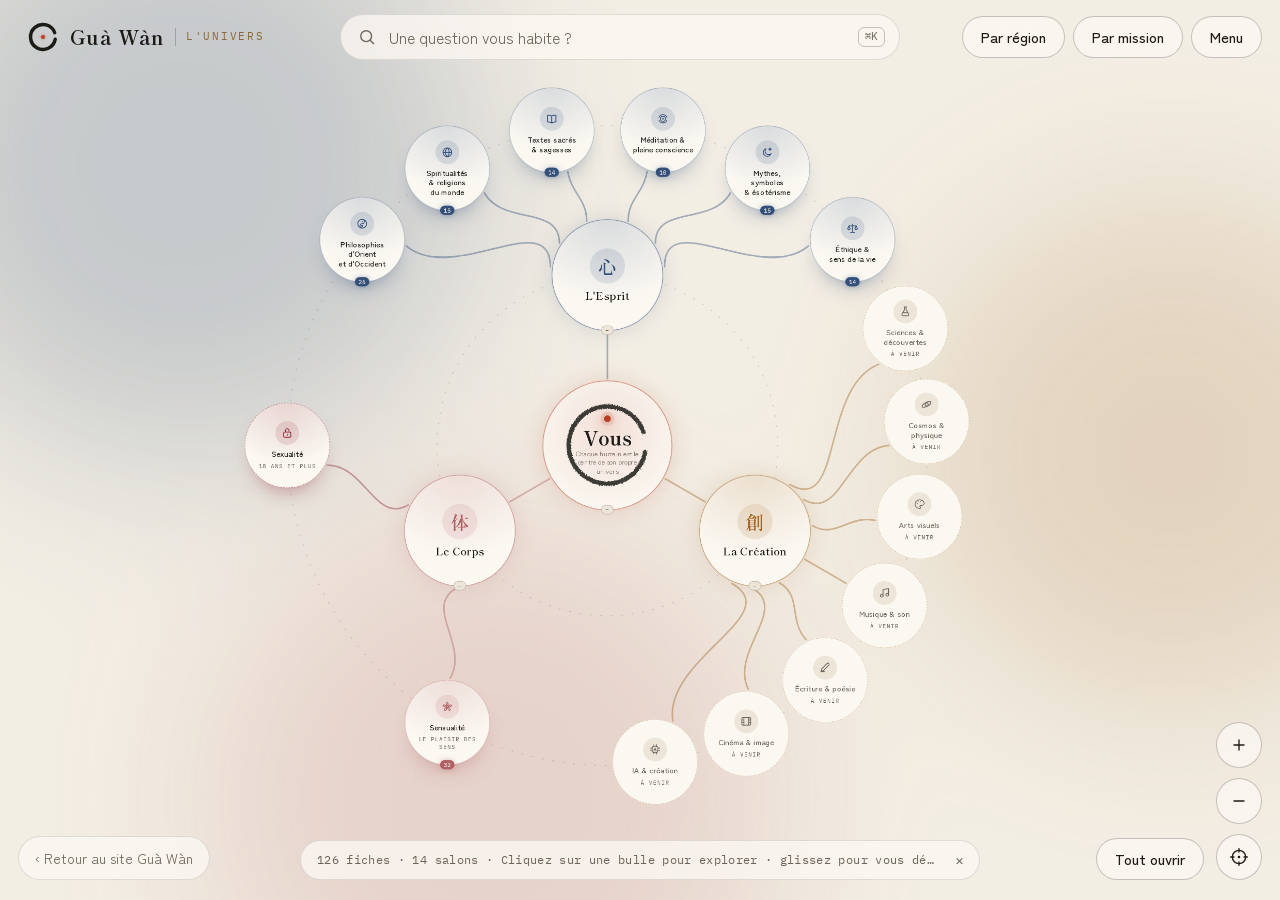
<file: maquette/univers/index.html>
<!doctype html>
<html lang="fr">
<head>
<meta charset="utf-8">
<meta name="viewport" content="width=device-width, initial-scale=1, viewport-fit=cover">
<title>L'Univers · Guà Wàn</title>
<meta name="description" content="Explorez les fiches de Guà Wàn : L'Esprit, La Création et Le Corps, autour de vous.">
<link rel="preconnect" href="https://fonts.googleapis.com">
<link rel="preconnect" href="https://fonts.gstatic.com" crossorigin>
<link rel="stylesheet" href="https://fonts.googleapis.com/css2?family=IBM+Plex+Mono:wght@400;500&family=Shippori+Mincho:wght@500;600;700&family=Zen+Kaku+Gothic+New:wght@400;500;700&display=swap">
<link rel="stylesheet" href="univers.css">
<script>
  /* Même réglage de thème que la maquette du site (clé gw-theme). */
  try { const t = localStorage.getItem("gw-theme"); if (t === "dark" || t === "light") document.documentElement.setAttribute("data-theme", t); } catch (e) {}
</script>
</head>
<body>
<svg width="0" height="0" style="position:absolute" aria-hidden="true">
  <filter id="brush" x="-10%" y="-10%" width="120%" height="120%">
    <feTurbulence type="fractalNoise" baseFrequency=".85" numOctaves="2" seed="7" result="noise"/>
    <feDisplacementMap in="SourceGraphic" in2="noise" scale="3.2" xChannelSelector="R" yChannelSelector="G"/>
  </filter>
</svg>

<div class="aurora" aria-hidden="true"><span></span><span></span><span></span></div>

<header class="topbar">
  <a class="brand" href="../index.html" aria-label="Guà Wàn, retour au site">
    <svg class="enso" viewBox="0 0 120 120" aria-hidden="true"><path class="enso-stroke" d="M101.4 45 A44 44 0 1 0 103.3 67.6" pathLength="100"/><circle class="enso-dot" cx="60" cy="60" r="7"/></svg>
    <span class="brand-name">Guà Wàn</span>
    <span class="brand-tool">L'Univers</span>
  </a>
  <div class="search" role="search">
    <svg class="ico" viewBox="0 0 24 24" aria-hidden="true"><circle cx="11" cy="11" r="6.5"/><path d="M20 20l-4.2-4.2"/></svg>
    <input id="searchInput" type="search" placeholder="Une question vous habite ?" autocomplete="off" spellcheck="false"
           role="combobox" aria-label="Rechercher une fiche ou un salon" aria-autocomplete="list" aria-expanded="false" aria-controls="searchResults">
    <kbd class="search-kbd" aria-hidden="true">⌘K</kbd>
    <div id="searchResults" class="search-results" role="listbox" aria-label="Résultats" hidden></div>
  </div>
  <nav class="top-actions" id="topActions" aria-label="Outils de la carte">
    <div class="menu-wrap">
      <button class="pill" id="menuBtn" aria-haspopup="menu" aria-expanded="false" aria-controls="menu">Menu</button>
      <div class="menu" id="menu" role="menu" hidden></div>
    </div>
  </nav>
</header>

<main id="viewport" class="viewport" aria-label="Carte de L'Univers">
  <div id="world" class="world">
    <svg id="links" class="links" width="1" height="1" aria-hidden="true">
      <g id="orbits" class="orbits"></g>
      <g id="linkLayer" class="link-layer"></g>
      <g id="tipLayer"></g>
    </svg>
  </div>
</main>

<p id="hint" class="hint"><span id="hintText"></span><button class="hint-close" id="hintClose" aria-label="Masquer l'aide">×</button></p>
<a class="back-link" href="../index.html">‹ Retour au site Guà Wàn</a>
<button id="clearFilter" class="clear-filter" hidden></button>
<div class="bottomctrl">
  <button id="openAll" class="pill">Tout ouvrir</button>
  <button id="closeAll" class="pill" hidden>Tout refermer</button>
  <div class="zoomctrl">
    <button class="round" id="zoomIn" aria-label="Zoomer"><svg class="ico" viewBox="0 0 24 24" aria-hidden="true"><path d="M12 6v12M6 12h12"/></svg></button>
    <button class="round" id="zoomOut" aria-label="Dézoomer"><svg class="ico" viewBox="0 0 24 24" aria-hidden="true"><path d="M6 12h12"/></svg></button>
    <button class="round" id="recenter" aria-label="Recentrer la carte"><svg class="ico" viewBox="0 0 24 24" aria-hidden="true"><circle cx="12" cy="12" r="8"/><path d="M12 2v4M12 18v4M2 12h4M18 12h4"/><circle cx="12" cy="12" r="1.6" class="fill"/></svg></button>
  </div>
</div>

<div class="overlay" id="cardOverlay" hidden><article class="sheet card" role="dialog" aria-modal="true" aria-labelledby="cardTitle" tabindex="-1"></article></div>
<div class="overlay" id="filterOverlay" hidden><section class="sheet filter" role="dialog" aria-modal="true" aria-labelledby="filterTitle" tabindex="-1"></section></div>
<div class="overlay" id="suggestOverlay" hidden><section class="sheet" role="dialog" aria-modal="true" aria-labelledby="suggestTitle" tabindex="-1"></section></div>
<div class="overlay" id="shareOverlay" hidden><section class="sheet" role="dialog" aria-modal="true" aria-labelledby="shareTitle" tabindex="-1"></section></div>
<div class="overlay" id="aboutOverlay" hidden><section class="sheet" role="dialog" aria-modal="true" aria-labelledby="aboutTitle" tabindex="-1"></section></div>
<div class="toast" id="toast" role="status" aria-live="polite"></div>

<script src="univers-data.js"></script>
<script src="univers.js"></script>
</body>
</html>
</file>
<file: maquette/univers/univers.css>
/* L'Univers de Guà Wàn : carte radiale des fiches.
   Mêmes jetons que la maquette du site (washi, sumi, shu, kin, couleurs des blocs). */
:root{
  --bg:#F3EEE4;            /* washi */
  --surface:#FBF8F2;       /* kinari */
  --sunken:#ECE5D8;
  --bubble:#FBF8F2;        /* fond opaque des bulles */
  --fg:#1C1A17;            /* sumi */
  --muted:#6A645A;         /* usuzumi */
  --faint:#9C9488;
  --line:rgba(28,26,23,.12);
  --line-strong:rgba(28,26,23,.24);
  --glass:rgba(251,248,242,.78);
  --scrim:rgba(28,26,23,.34);
  --accent:184,62,38;      /* shu */
  --gold:138,106,54;       /* kin */
  --c-racine:184,62,38;
  --c-esprit:52,80,122;    /* ai */
  --c-creation:160,101,31; /* kohaku */
  --c-corps:176,95,99;     /* sakura */
  --c-sexe:142,44,58;      /* beni */
  --on-c:#FBF8F2;          /* texte posé sur une couleur de bloc */
  --link-alpha:.42;
  --glow-alpha:.28;
  --shadow:0 1px 2px rgba(28,26,23,.06),0 14px 34px -18px rgba(28,26,23,.28);
  --aurora-blend:multiply;
  --aurora-opacity:.42;
  --f-display:"Shippori Mincho","Hiragino Mincho ProN","Yu Mincho",Georgia,serif;
  --f-body:"Zen Kaku Gothic New","Hiragino Sans","Yu Gothic",system-ui,sans-serif;
  --f-mono:"IBM Plex Mono",ui-monospace,Menlo,monospace;
  --ease:cubic-bezier(.22,1,.36,1);
  --top-h:72px;
  color-scheme:light;
}
@media (prefers-color-scheme: dark){
  :root:not([data-theme="light"]){
    --bg:#121110;--surface:#1A1917;--sunken:#24221F;--bubble:#1A1917;
    --fg:#ECE5D8;--muted:#A39B8E;--faint:#6F685E;
    --line:rgba(236,229,216,.10);--line-strong:rgba(236,229,216,.22);
    --glass:rgba(22,21,19,.72);--scrim:rgba(0,0,0,.55);
    --accent:227,97,63;--gold:212,176,116;
    --c-racine:227,97,63;--c-esprit:138,166,214;--c-creation:226,167,90;--c-corps:229,166,166;--c-sexe:208,106,124;
    --on-c:#141311;--link-alpha:.5;--glow-alpha:.5;
    --shadow:0 1px 0 rgba(255,255,255,.03) inset,0 18px 40px -20px rgba(0,0,0,.8);
    --aurora-blend:screen;--aurora-opacity:.5;
    color-scheme:dark;
  }
}
:root[data-theme="dark"]{
  --bg:#121110;--surface:#1A1917;--sunken:#24221F;--bubble:#1A1917;
  --fg:#ECE5D8;--muted:#A39B8E;--faint:#6F685E;
  --line:rgba(236,229,216,.10);--line-strong:rgba(236,229,216,.22);
  --glass:rgba(22,21,19,.72);--scrim:rgba(0,0,0,.55);
  --accent:227,97,63;--gold:212,176,116;
  --c-racine:227,97,63;--c-esprit:138,166,214;--c-creation:226,167,90;--c-corps:229,166,166;--c-sexe:208,106,124;
  --on-c:#141311;--link-alpha:.5;--glow-alpha:.5;
  --shadow:0 1px 0 rgba(255,255,255,.03) inset,0 18px 40px -20px rgba(0,0,0,.8);
  --aurora-blend:screen;--aurora-opacity:.5;
  color-scheme:dark;
}

[data-c="racine"]{--c:var(--c-racine)}
[data-c="esprit"]{--c:var(--c-esprit)}
[data-c="creation"]{--c:var(--c-creation)}
[data-c="corps"]{--c:var(--c-corps)}
[data-c="sexe"]{--c:var(--c-sexe)}

*,*::before,*::after{box-sizing:border-box}
html,body{height:100%;margin:0}
body{background:var(--bg);color:var(--fg);font-family:var(--f-body);font-size:15px;line-height:1.6;-webkit-font-smoothing:antialiased;overflow:hidden;overscroll-behavior:none;transition:background .4s,color .4s}
button{font:inherit;color:inherit;background:none;border:0;padding:0;cursor:pointer}
a{color:inherit}
h1,h2,h3{margin:0;font-family:var(--f-display);font-weight:600;line-height:1.2;text-wrap:balance}
p,ol,ul{margin:0}
:focus-visible{outline:2px solid rgb(var(--accent));outline-offset:3px;border-radius:8px}
[hidden]{display:none!important}

.ico{width:20px;height:20px;fill:none;stroke:currentColor;stroke-width:1.6;stroke-linecap:round;stroke-linejoin:round;flex:none}
.ico .fill{fill:currentColor;stroke:none}

/* ---------- Ensō ---------- */
.enso{display:block;overflow:visible}
.enso-stroke{fill:none;stroke:var(--fg);stroke-width:9;stroke-linecap:round;filter:url(#brush)}
.enso-dot{fill:rgb(var(--accent));filter:drop-shadow(0 0 6px rgba(var(--accent),.7))}

/* ---------- Aurore : trois halos flous aux couleurs des blocs ---------- */
.aurora{position:fixed;inset:-20%;z-index:0;pointer-events:none;filter:blur(90px);opacity:var(--aurora-opacity);transition:opacity .6s}
.aurora span{position:absolute;display:block;border-radius:50%;mix-blend-mode:var(--aurora-blend);animation:drift 46s ease-in-out infinite alternate}
.aurora span:nth-child(1){width:46vmax;height:46vmax;left:8%;top:4%;background:rgba(var(--c-esprit),.55)}
.aurora span:nth-child(2){width:40vmax;height:40vmax;right:6%;top:30%;background:rgba(var(--c-creation),.45);animation-duration:58s;animation-delay:-12s}
.aurora span:nth-child(3){width:44vmax;height:44vmax;left:26%;bottom:0;background:rgba(var(--c-corps),.45);animation-duration:52s;animation-delay:-26s}
@keyframes drift{0%{transform:translate(0,0) scale(1)}50%{transform:translate(4vmax,-3vmax) scale(1.08)}100%{transform:translate(-3vmax,3vmax) scale(.96)}}

/* ---------- Barre du haut ---------- */
.topbar{position:fixed;top:0;left:0;right:0;z-index:30;display:flex;align-items:center;gap:14px;
  padding:14px max(18px,env(safe-area-inset-right)) 0 max(18px,env(safe-area-inset-left));pointer-events:none}
.topbar>*{pointer-events:auto}
.brand{display:flex;align-items:center;gap:10px;text-decoration:none;flex:none;padding:6px 14px 6px 8px;border-radius:999px}
.brand .enso{width:34px;height:34px}
.brand .enso-stroke{stroke-width:12}
.brand-name{font-family:var(--f-display);font-weight:700;font-size:20px;letter-spacing:.02em}
.brand-tool{font-family:var(--f-mono);font-size:11px;letter-spacing:.16em;text-transform:uppercase;color:rgb(var(--gold));border-left:1px solid var(--line-strong);padding-left:10px}
.search{position:relative;flex:1;min-width:0;max-width:560px;margin-inline:auto;display:flex;align-items:center;gap:10px;height:46px;padding:0 14px 0 16px;
  border:1px solid var(--line);border-radius:999px;background:var(--glass);-webkit-backdrop-filter:blur(16px) saturate(1.2);backdrop-filter:blur(16px) saturate(1.2);
  color:var(--muted);transition:border-color .25s,box-shadow .25s}
.search:focus-within{border-color:rgba(var(--accent),.55);box-shadow:0 0 0 4px rgba(var(--accent),.10),0 0 30px -8px rgba(var(--accent),var(--glow-alpha))}
.search input{flex:1;min-width:0;height:100%;border:0;background:none;outline:none;color:var(--fg);font:inherit;font-size:15.5px}
.search input::placeholder{color:var(--muted)}
.search input::-webkit-search-cancel-button{filter:grayscale(1);opacity:.6;cursor:pointer}
.search-kbd{font-family:var(--f-mono);font-size:11px;border:1px solid var(--line-strong);border-radius:6px;padding:0 6px;color:var(--muted)}
.search:focus-within .search-kbd{display:none}
.search-results{position:absolute;left:0;right:0;top:calc(100% + 8px);max-height:min(62vh,520px);overflow:auto;padding:6px;
  background:var(--surface);border:1px solid var(--line);border-radius:18px;box-shadow:var(--shadow);animation:popIn .22s var(--ease)}
.result{display:flex;gap:12px;align-items:flex-start;width:100%;text-align:left;padding:10px 12px;border-radius:12px;color:var(--fg)}
.result[aria-selected="true"],.result:hover{background:var(--sunken)}
.result .r-ico{width:30px;height:30px;border-radius:9px;display:grid;place-items:center;flex:none;background:rgba(var(--c),.14);color:rgb(var(--c))}
.result .r-ico .ico{width:17px;height:17px}
.result .r-title{display:block;font-weight:500;line-height:1.35}
.result .r-path{display:block;font-family:var(--f-mono);font-size:11px;letter-spacing:.04em;color:var(--muted);margin-top:2px}
.search-empty{padding:14px 12px;color:var(--muted);font-size:14px}
.top-actions{display:flex;align-items:center;gap:8px;flex:none}
.pill{height:42px;padding:0 18px;border-radius:999px;border:1px solid var(--line-strong);background:var(--glass);
  -webkit-backdrop-filter:blur(16px);backdrop-filter:blur(16px);font-weight:500;font-size:14.5px;white-space:nowrap;
  transition:border-color .25s,background .25s,box-shadow .25s}
.pill:hover{border-color:rgba(var(--accent),.55);box-shadow:0 0 24px -8px rgba(var(--accent),var(--glow-alpha))}
.pill .short{display:none}
.menu-wrap{position:relative}
.menu{position:absolute;right:0;top:calc(100% + 8px);min-width:250px;padding:6px;background:var(--surface);border:1px solid var(--line);border-radius:16px;box-shadow:var(--shadow);animation:popIn .2s var(--ease);z-index:5}
.menu button{display:flex;align-items:center;gap:12px;width:100%;padding:10px 12px;border-radius:10px;text-align:left;font-size:14.5px}
.menu button:hover,.menu button:focus-visible{background:var(--sunken);outline:none}
.menu .ico{width:18px;height:18px;color:var(--muted)}

/* ---------- Monde : caméra, liens, bulles ---------- */
.viewport{position:fixed;inset:0;z-index:1;overflow:hidden;touch-action:none;cursor:grab;-webkit-user-select:none;user-select:none}
.viewport.is-dragging{cursor:grabbing}
.world{position:absolute;left:0;top:0;transform-origin:0 0;will-change:transform}
.links{position:absolute;left:0;top:0;overflow:visible;pointer-events:none}
.orbits circle{fill:none;stroke:var(--line-strong);opacity:.7}
.link-layer path{fill:none;stroke:rgba(var(--c),var(--link-alpha));stroke-linecap:round;transition:opacity .35s,stroke .35s}
.link-layer path.is-gone{opacity:0}
.link-layer path.is-dim{opacity:.14}
.link-layer path.is-hot{stroke:rgba(var(--c),.95)}
.tip{fill:rgb(var(--c));filter:drop-shadow(0 0 5px rgba(var(--c),.95)) drop-shadow(0 0 14px rgba(var(--c),.7));transition:opacity .45s}
.tip.is-out{opacity:0}

.node{position:absolute;left:0;top:0;width:var(--size);height:var(--size);margin:calc(var(--size) / -2) 0 0 calc(var(--size) / -2);pointer-events:none;will-change:transform,opacity}
.node.is-gone{visibility:hidden}
.bubble{position:relative;width:100%;height:100%;border-radius:50%;display:flex;flex-direction:column;align-items:center;justify-content:center;gap:9px;padding:15%;
  text-align:center;cursor:pointer;pointer-events:auto;color:var(--fg);transform:scale(var(--bs,1));
  background:radial-gradient(120% 100% at 50% 0%,rgba(var(--c),.17),rgba(var(--c),.05) 52%,transparent 72%),var(--bubble);
  border:1px solid rgba(var(--c),.36);
  box-shadow:0 0 0 1px rgba(var(--c),.05),0 22px 44px -26px rgba(var(--c),.75),inset 0 1px 0 rgba(255,255,255,.05);
  transition:transform .45s var(--ease),box-shadow .45s,border-color .35s,opacity .35s,filter .35s}
.bubble:hover{transform:scale(calc(var(--bs,1) * 1.045));border-color:rgba(var(--c),.75);box-shadow:0 0 0 5px rgba(var(--c),.09),0 0 52px -6px rgba(var(--c),var(--glow-alpha)),inset 0 1px 0 rgba(255,255,255,.06)}
.bubble:active{transform:scale(calc(var(--bs,1) * .98))}
.bubble:focus-visible{outline:2px solid rgb(var(--c));outline-offset:5px;border-radius:50%}
.node.is-open>.bubble{border-color:rgba(var(--c),.62);box-shadow:0 0 0 1px rgba(var(--c),.12),0 0 46px -10px rgba(var(--c),var(--glow-alpha)),inset 0 1px 0 rgba(255,255,255,.06)}
.n-icon{display:grid;place-items:center;width:var(--chip);height:var(--chip);border-radius:50%;background:rgba(var(--c),.14);color:rgb(var(--c));flex:none}
.n-icon .ico{width:52%;height:52%}
.n-kanji{display:grid;place-items:center;width:var(--chip);height:var(--chip);border-radius:50%;background:rgba(var(--c),.13);color:rgb(var(--c));
  font-family:var(--f-display);font-weight:600;font-size:calc(var(--chip) * .52);line-height:1}
.n-label{font-weight:500;font-size:var(--fs);line-height:1.22;text-wrap:balance}
.n-sub{font-family:var(--f-mono);font-size:10px;letter-spacing:.12em;text-transform:uppercase;color:var(--muted);line-height:1.3}
.badge{position:absolute;left:50%;bottom:-8px;transform:translate(-50%,calc((var(--bs,1) - 1) * var(--size) / 2));min-width:24px;height:18px;padding:0 7px;border-radius:999px;
  font:500 10.5px/18px var(--f-mono);text-align:center;letter-spacing:.02em;background:rgb(var(--c));color:var(--bubble);pointer-events:none;
  box-shadow:0 0 12px -2px rgba(var(--c),.6);transition:background .3s,color .3s}
.node.is-open>.badge{background:var(--sunken);color:var(--muted);box-shadow:none;border:1px solid var(--line-strong);line-height:16px}

.k-racine{--chip:0px}
.k-racine .bubble{padding:18%;gap:4px;background:radial-gradient(90% 90% at 50% 40%,rgba(var(--accent),.13),transparent 70%),var(--bubble);border-color:rgba(var(--gold),.55)}
.k-racine .enso{position:absolute;inset:9%;width:82%;height:82%;pointer-events:none}
.k-racine .enso-stroke{stroke-width:5;opacity:.85}
.k-racine .enso-stroke.draw{stroke-dasharray:100;animation:draw 1.6s .1s cubic-bezier(.6,.1,.2,1) both}
@keyframes draw{from{stroke-dashoffset:100}to{stroke-dashoffset:0}}
.root-dot{width:12px;height:12px;border-radius:50%;background:rgb(var(--accent));box-shadow:0 0 0 6px rgba(var(--accent),.12),0 0 22px rgba(var(--accent),.8);margin-bottom:6px;animation:breathe 4.8s ease-in-out infinite}
@keyframes breathe{50%{box-shadow:0 0 0 11px rgba(var(--accent),.06),0 0 30px rgba(var(--accent),.9)}}
.root-word{font-family:var(--f-display);font-weight:700;font-size:34px;line-height:1}
.root-tag{font-size:11.5px;line-height:1.35;color:var(--muted);max-width:132px}
.k-bloc{--chip:62px;--fs:19px}
.k-bloc .n-label{font-family:var(--f-display);font-weight:600}
.k-branche{--chip:42px;--fs:13.5px}
.k-branche .bubble{gap:7px;padding:13%}
.k-carte{--chip:30px;--fs:11.5px}
.k-carte .bubble{border-radius:24px;gap:7px;padding:12px 10px}
.k-carte .bubble:focus-visible{border-radius:24px}
.k-carte .n-label{display:-webkit-box;-webkit-line-clamp:4;-webkit-box-orient:vertical;overflow:hidden}
.is-soon .bubble{border-style:dashed;background:var(--bubble);box-shadow:none}
.is-soon .n-icon{background:var(--sunken);color:var(--muted)}
.is-soon .n-label{color:var(--muted)}
.is-locked .bubble{border-style:dashed;border-color:rgba(var(--c),.5)}
.node.is-dim>.bubble,.node.is-dim>.badge{opacity:.22;filter:saturate(.3)}
.node.is-match>.bubble{border-color:rgb(var(--c));animation:matchPulse 2.2s var(--ease) infinite}
.node.is-ping>.bubble{animation:matchPulse 1.1s var(--ease) 3}
@keyframes matchPulse{0%{box-shadow:0 0 0 0 rgba(var(--c),.55),0 0 40px -8px rgba(var(--c),.7)}70%{box-shadow:0 0 0 22px rgba(var(--c),0),0 0 40px -8px rgba(var(--c),.7)}100%{box-shadow:0 0 0 0 rgba(var(--c),0),0 0 40px -8px rgba(var(--c),.7)}}

/* ---------- Commandes du bas ---------- */
.hint{position:fixed;left:50%;bottom:max(20px,env(safe-area-inset-bottom));transform:translateX(-50%);z-index:20;display:flex;align-items:center;gap:10px;
  max-width:min(680px,calc(100vw - 500px));padding:7px 8px 7px 16px;border-radius:999px;background:var(--glass);-webkit-backdrop-filter:blur(14px);backdrop-filter:blur(14px);
  border:1px solid var(--line);font-family:var(--f-mono);font-size:11.5px;letter-spacing:.03em;color:var(--muted);transition:opacity .4s,transform .4s}
.hint span{white-space:nowrap;overflow:hidden;text-overflow:ellipsis}
.hint.is-hidden{opacity:0;transform:translate(-50%,12px);pointer-events:none}
.hint-close{width:24px;height:24px;border-radius:50%;flex:none;font-size:15px;line-height:1;color:var(--muted)}
.hint-close:hover{background:var(--sunken);color:var(--fg)}
.back-link{position:fixed;left:max(18px,env(safe-area-inset-left));bottom:max(20px,env(safe-area-inset-bottom));z-index:20;
  padding:10px 16px;border-radius:999px;border:1px solid var(--line);background:var(--glass);-webkit-backdrop-filter:blur(14px);backdrop-filter:blur(14px);
  text-decoration:none;color:var(--muted);font-size:14px;transition:color .25s,border-color .25s}
.back-link:hover{color:var(--fg);border-color:var(--line-strong)}
.bottomctrl{position:fixed;right:max(18px,env(safe-area-inset-right));bottom:max(20px,env(safe-area-inset-bottom));z-index:20;display:flex;align-items:flex-end;gap:12px}
.zoomctrl{display:flex;flex-direction:column;gap:10px}
.round{width:46px;height:46px;border-radius:50%;display:grid;place-items:center;border:1px solid var(--line-strong);background:var(--glass);
  -webkit-backdrop-filter:blur(14px);backdrop-filter:blur(14px);transition:border-color .25s,box-shadow .25s}
.round:hover{border-color:rgba(var(--accent),.55);box-shadow:0 0 24px -8px rgba(var(--accent),var(--glow-alpha))}
.clear-filter{position:fixed;left:50%;bottom:max(76px,calc(env(safe-area-inset-bottom) + 56px));transform:translateX(-50%);z-index:21;
  display:flex;align-items:center;gap:10px;height:42px;padding:0 10px 0 18px;border-radius:999px;background:rgb(var(--accent));color:var(--on-c);font-weight:500;font-size:14px;
  box-shadow:0 10px 30px -10px rgba(var(--accent),.8);animation:popIn .3s var(--ease)}
.clear-filter .x{width:24px;height:24px;border-radius:50%;display:grid;place-items:center;background:rgba(255,255,255,.18)}

/* ---------- Fenêtres (fiche, filtres, menu) ---------- */
.overlay{position:fixed;inset:0;z-index:50;display:grid;place-items:center;padding:24px 16px;background:var(--scrim);
  -webkit-backdrop-filter:blur(10px) saturate(.9);backdrop-filter:blur(10px) saturate(.9);animation:fadeIn .25s ease}
.overlay.is-closing{animation:fadeOut .2s ease forwards;pointer-events:none}
.sheet{position:relative;width:min(600px,100%);max-height:min(88vh,860px);overflow:auto;overscroll-behavior:contain;padding:34px 36px 30px;
  background:var(--surface);border:1px solid var(--line);border-radius:28px;outline:none;
  box-shadow:0 0 0 6px rgba(var(--c,var(--gold)),.07),0 40px 90px -30px rgba(0,0,0,.55);animation:popIn .38s var(--ease)}
.overlay.is-closing .sheet{animation:popOut .2s ease forwards}
@keyframes fadeIn{from{opacity:0}}
@keyframes fadeOut{to{opacity:0}}
@keyframes popIn{from{opacity:0;transform:translateY(10px) scale(.97)}}
@keyframes popOut{to{opacity:0;transform:translateY(6px) scale(.98)}}
.sheet-close{position:absolute;top:18px;right:18px;width:36px;height:36px;border-radius:50%;display:grid;place-items:center;color:var(--muted);z-index:2}
.sheet-close:hover{background:var(--sunken);color:var(--fg)}
.sheet h2{font-size:28px;letter-spacing:.005em}
.sheet .lead{color:var(--muted);margin-top:8px}
.kicker{font-family:var(--f-mono);font-size:11.5px;font-weight:500;letter-spacing:.16em;text-transform:uppercase;color:var(--muted);margin:26px 0 10px}

.card-head{display:flex;gap:18px;align-items:flex-start;padding-right:28px}
.card-ico{width:64px;height:64px;flex:none;border-radius:20px;display:grid;place-items:center;color:var(--on-c);
  background:linear-gradient(145deg,rgba(var(--c),1),rgba(var(--c),.62));box-shadow:0 12px 30px -10px rgba(var(--c),.8)}
.card-ico .ico{width:30px;height:30px;stroke-width:1.5}
.eyebrow{display:flex;flex-wrap:wrap;align-items:center;gap:6px 10px;margin-bottom:8px}
.mission{font-family:var(--f-mono);font-size:10.5px;letter-spacing:.14em;text-transform:uppercase;padding:2px 9px;border-radius:999px;border:1px solid currentColor}
.mission.m-informer{color:rgb(var(--c-esprit))}
.mission.m-eduquer{color:rgb(var(--gold))}
.repere{font-family:var(--f-mono);font-size:11px;color:var(--muted);letter-spacing:.03em}
.card-head h2{font-size:26px}
.card-resume{color:var(--muted);margin-top:8px;font-size:15.5px}
.essentiel{list-style:none;padding:0;display:grid;gap:10px}
.essentiel li{position:relative;padding-left:20px}
.essentiel li::before{content:"";position:absolute;left:2px;top:.62em;width:7px;height:7px;border-radius:50%;background:rgb(var(--c));box-shadow:0 0 8px rgba(var(--c),.7)}
.plaisir{font-size:15.5px}
.citation{margin:24px 0 0;padding:4px 0 4px 20px;border-left:2px solid rgb(var(--gold))}
.citation p{font-family:var(--f-display);font-size:19px;line-height:1.5}
.citation footer{margin-top:8px;font-size:13px;color:var(--muted)}
.btn-primary{display:inline-flex;align-items:center;gap:10px;height:44px;margin-top:24px;padding:0 20px;border-radius:999px;font-weight:500;color:var(--on-c);
  background:rgb(var(--c));box-shadow:0 10px 26px -10px rgba(var(--c),.9);transition:transform .25s var(--ease),box-shadow .25s}
.btn-primary:hover{transform:translateY(-1px);box-shadow:0 14px 30px -10px rgba(var(--c),1)}
.btn-primary .ico{width:18px;height:18px;transition:transform .3s var(--ease)}
.btn-primary[aria-expanded="true"] .ico{transform:rotate(180deg)}
.article{margin-top:18px;display:grid;gap:14px;font-size:15.5px;line-height:1.75;animation:popIn .35s var(--ease)}
.steps{padding:0;list-style:none;counter-reset:s;display:grid;gap:10px}
.steps li{position:relative;padding-left:38px;counter-increment:s}
.steps li::before{content:counter(s);position:absolute;left:0;top:1px;width:26px;height:26px;border-radius:50%;display:grid;place-items:center;
  font:500 12px/1 var(--f-mono);color:rgb(var(--c));background:rgba(var(--c),.13)}
.tiles{display:grid;grid-template-columns:repeat(3,1fr);gap:10px;margin-top:26px}
.tile{border:1px solid var(--line-strong);border-radius:18px;padding:14px 8px 12px;text-align:center}
.tile-viz{display:flex;justify-content:center;gap:5px;height:20px;align-items:center;color:rgb(var(--c))}
.tile-viz .ico{width:19px;height:19px}
.tile-viz .dot{width:9px;height:9px;border-radius:50%;border:1.5px solid rgb(var(--c))}
.tile-viz .dot.on{background:rgb(var(--c));box-shadow:0 0 8px rgba(var(--c),.7)}
.tile-label{display:block;font-weight:500;font-size:14px;margin-top:8px}
.tile-value{display:block;font-family:var(--f-mono);font-size:10.5px;letter-spacing:.14em;text-transform:uppercase;color:var(--muted);margin-top:2px}
.chips{display:flex;flex-wrap:wrap;gap:8px}
.chip{display:inline-flex;align-items:center;gap:8px;min-height:38px;padding:6px 14px;border-radius:999px;border:1px solid var(--line-strong);
  text-decoration:none;font-size:14px;line-height:1.3;transition:border-color .25s,background .25s}
.chip:hover{border-color:rgba(var(--c),.7);background:rgba(var(--c),.06)}
.chip .ico{width:15px;height:15px;color:var(--muted)}
.chip.primary{background:rgb(var(--c));border-color:transparent;color:var(--on-c);box-shadow:0 8px 22px -10px rgba(var(--c),.9)}
.chip.primary .ico{color:currentColor}
.chip small{color:var(--muted);font-size:12px}
.chip.primary small{color:inherit;opacity:.75}
.card-foot{display:flex;align-items:center;justify-content:space-between;gap:12px;margin-top:28px;padding-top:16px;border-top:1px solid var(--line)}
.crumbs{font-family:var(--f-mono);font-size:11px;letter-spacing:.04em;color:var(--muted)}
.link-btn{display:inline-flex;align-items:center;gap:8px;font-size:13.5px;color:var(--muted);padding:6px 10px;border-radius:999px;flex:none}
.link-btn:hover{color:var(--fg);background:var(--sunken)}
.link-btn .ico{width:16px;height:16px}

.tabs{display:flex;gap:6px;margin-top:20px;padding:4px;border-radius:999px;background:var(--sunken);width:max-content;max-width:100%}
.tab{height:34px;padding:0 16px;border-radius:999px;font-size:14px;color:var(--muted)}
.tab[aria-selected="true"]{background:var(--surface);color:var(--fg);box-shadow:var(--shadow)}
.filter-list{list-style:none;padding:0;margin-top:14px;display:grid;gap:2px}
.filter-item{display:flex;align-items:center;justify-content:space-between;gap:12px;width:100%;padding:12px 14px;border-radius:14px;text-align:left;font-size:15px}
.filter-item:hover,.filter-item:focus-visible{background:var(--sunken);outline:none}
.filter-item .count{font-family:var(--f-mono);font-size:11px;padding:1px 9px;border-radius:999px;background:rgba(var(--accent),.12);color:rgb(var(--accent))}

.form{display:grid;gap:16px;margin-top:22px}
.field{display:grid;gap:6px;font-size:14px;font-weight:500}
.field textarea,.field input,.field select{font:inherit;font-weight:400;font-size:15px;color:var(--fg);background:var(--bubble);border:1px solid var(--line-strong);border-radius:14px;padding:11px 14px}
.field textarea{min-height:120px;resize:vertical}
.field :focus{outline:none;border-color:rgba(var(--accent),.6);box-shadow:0 0 0 4px rgba(var(--accent),.1)}
.btn-accent{justify-self:start;height:44px;padding:0 22px;border-radius:999px;background:rgb(var(--accent));color:var(--on-c);font-weight:500}
.note{font-family:var(--f-mono);font-size:11px;letter-spacing:.03em;color:var(--muted)}
.share-row{display:flex;gap:8px;margin-top:20px}
.share-row input{flex:1;min-width:0;font:inherit;font-size:14px;color:var(--fg);background:var(--bubble);border:1px solid var(--line-strong);border-radius:999px;padding:0 16px;height:44px}
.legend{display:grid;gap:12px;margin-top:20px;padding:0;list-style:none}
.legend li{display:flex;gap:14px;align-items:center}
.legend .sw{width:34px;height:34px;flex:none;border:1px solid rgba(var(--c),.6);background:rgba(var(--c),.14);border-radius:50%}
.legend .sw.sq{border-radius:10px;width:30px;height:30px;margin-inline:2px}
.about-stats{display:grid;grid-template-columns:repeat(3,1fr);gap:10px;margin-top:22px}
.about-stats div{border:1px solid var(--line);border-radius:16px;padding:12px;text-align:center}
.about-stats b{display:block;font-family:var(--f-display);font-size:26px}
.about-stats span{font-family:var(--f-mono);font-size:10.5px;letter-spacing:.12em;text-transform:uppercase;color:var(--muted)}

.toast{position:fixed;left:50%;top:calc(var(--top-h) + 16px);transform:translate(-50%,-10px);z-index:60;max-width:min(520px,calc(100vw - 32px));
  padding:12px 18px;border-radius:16px;background:var(--surface);border:1px solid var(--line);box-shadow:var(--shadow);font-size:14px;
  opacity:0;pointer-events:none;transition:opacity .3s,transform .3s var(--ease)}
.toast.is-on{opacity:1;transform:translate(-50%,0)}

/* ---------- Petits écrans ---------- */
@media (max-width:1100px){
  .hint{display:none}
}
@media (max-width:900px){
  .brand-name{display:none}
  .brand-tool{border:0;padding-left:0}
}
@media (max-width:720px){
  :root{--top-h:124px}
  .topbar{flex-wrap:wrap;row-gap:10px;padding-top:10px}
  .brand{padding:4px 6px}
  .brand .enso{width:30px;height:30px}
  .search{order:3;flex-basis:100%;max-width:none;height:44px}
  .search-kbd{display:none}
  .top-actions{margin-left:auto;gap:6px}
  .pill{height:38px;padding:0 13px;font-size:13.5px}
  .pill .long{display:none}
  .pill .short{display:inline}
  .hint{display:none}
  .back-link{display:none}
  .bottomctrl{gap:8px}
  .round{width:42px;height:42px}
  .clear-filter{bottom:max(20px,env(safe-area-inset-bottom))}
  .overlay{padding:0;place-items:end center}
  .sheet{width:100%;max-height:92vh;border-radius:26px 26px 0 0;padding:28px 20px calc(24px + env(safe-area-inset-bottom))}
  .card-head{gap:14px}
  .card-ico{width:52px;height:52px;border-radius:16px}
  .card-head h2,.sheet h2{font-size:22px}
  .tiles{gap:6px}
}
@media (max-width:440px){
  .brand-tool{display:none}
}
@media (prefers-reduced-motion: reduce){
  *,*::before,*::after{animation-duration:.01ms!important;animation-iteration-count:1!important;transition-duration:.01ms!important}
}
</file>
